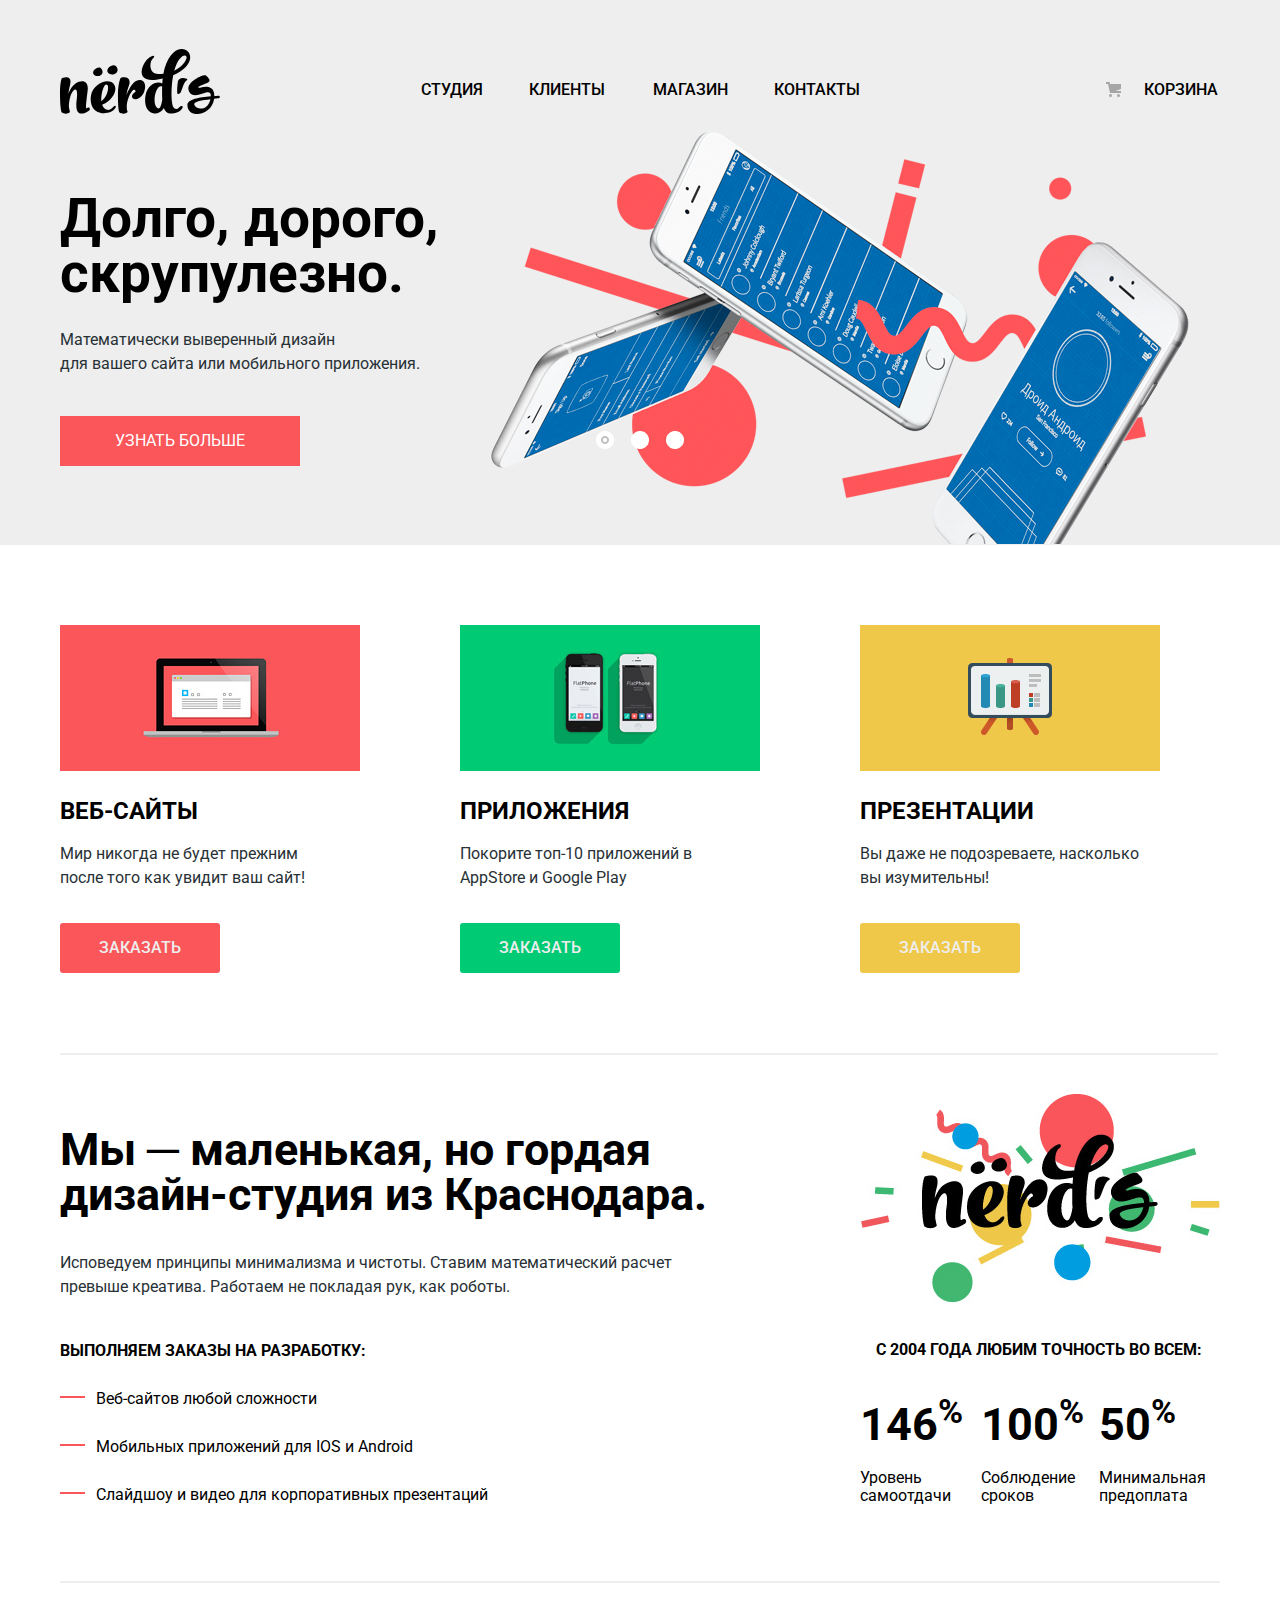
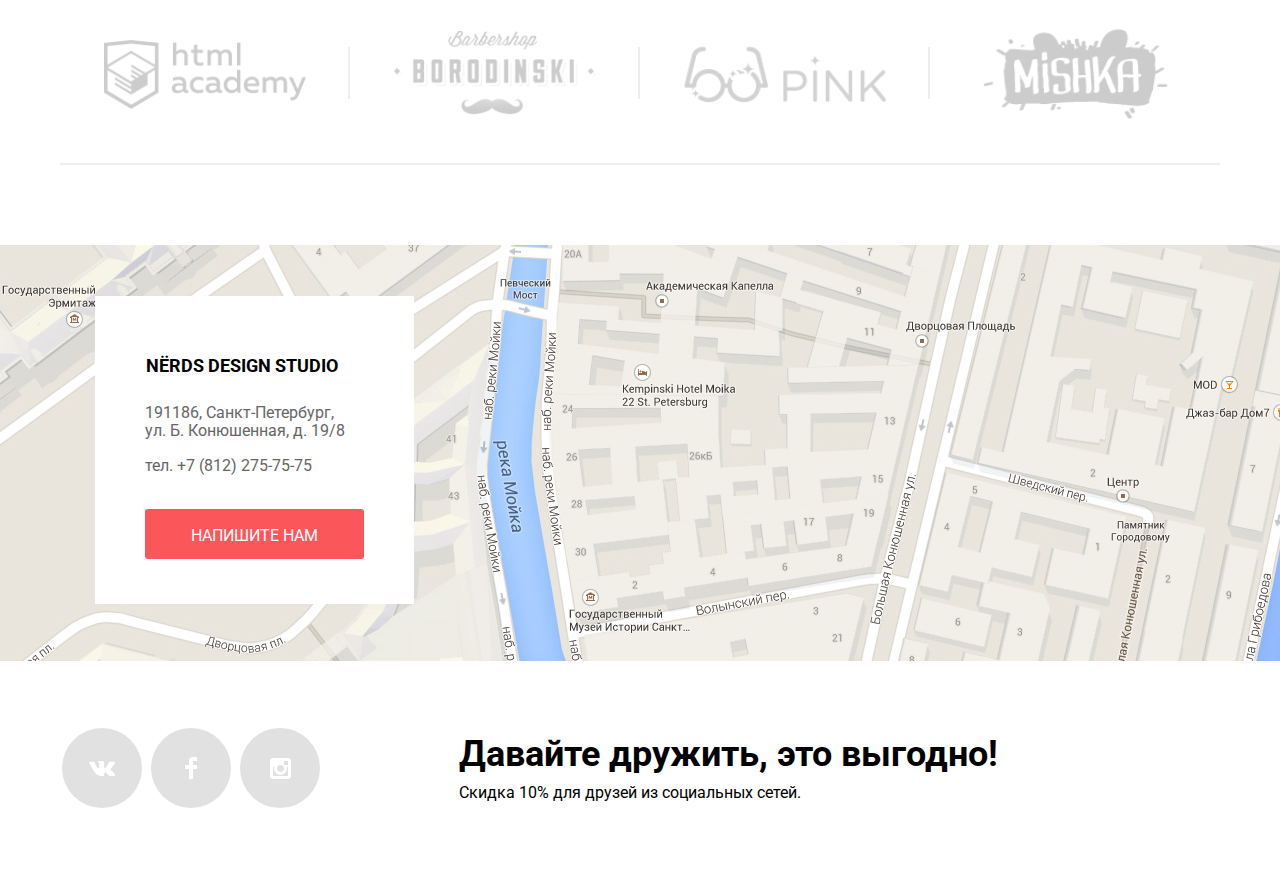
<file: index.html>
<!DOCTYPE html>
<html class="page" lang="ru">
  <head>
    <meta charset="utf-8">
    <title>HTML Academy: Нёрдс</title>
    <link href="https://fonts.googleapis.com/css2?family=Roboto:wght@400;500;700&display=swap" rel="stylesheet">
    <link href="css/normalize.css" rel="stylesheet">
    <link href="css/style.min.css" rel="stylesheet">
  </head>

  <body class="page-body">
    <header class="page-header">
      <div class="page-header__container">
        <nav class="main-nav">
          <a class="page-header__logo" href="index.html" aria-label="Переход на главную">
            <svg xmlns="http://www.w3.org/2000/svg" width="160" height="65" viewBox="0 0 160 65"><path d="M157.936 49.374c-1.235.161-2.523.271-3.757.377v.056c-2.415 17.364-26.188 20.231-26.779 6.599-.269-6.167 11.593-7.95 23.398-9.088.429-11.09-15.901 5.667-21.608-4.601-5.019-9.025 14.632-17.938 16.728-16.102 6.438 5.636 3.404 6.618-1.379 8.335-9.49 3.41-5.791 4.107-4.511 3.726 7.569-2.253 14.366-1.04 14.312 8.317 1.288-.107 2.522-.163 3.757-.271 2.306-.215 2.467 2.435-.161 2.652zm-7.514.756c-9.124 1.028-17.013 2.436-16.153 5.355 1.716 5.573 13.577 6.818 16.153-5.355zM117.678 44.918c-.682-.037-.703-6.038.112-11.688 1.005-6.951 11.935-3.357 9.093-1.906-2.975 1.52-4.429 8.718-6.266 12.087-.635 1.161-2.605 1.526-2.939 1.507zM42.105 21.002c2.376 4.866-4.937 8.171-8.292 4.521-1.398-1.555-.755-4.56 2.636-6.193 1.697-.836 4.073-1.596 5.656 1.672zM57.062 18.861c2.585 5.297-5.38 8.896-9.031 4.922-1.522-1.695-.823-4.963 2.873-6.742 1.846-.911 4.432-1.736 6.158 1.82zM28.883 61.666c-7.919 5.338-14.219 4.159-12.212-10.848 1.45-10.904-.948-11.521-3.122-9.442-2.845 2.697-4.628 9.723-4.684 16.412a50.98 50.98 0 0 0 1.004 4.776c.334 1.63-4.907 3.315-7.974 1.011C.837 62.79 0 54.865 0 44.131c0-8.824 1.171-14.895 2.23-15.175 8.029-2.191 9.312 1.348 7.583 7.981a47.637 47.637 0 0 0-1.395 7.924c1.673-4.664 4.071-8.485 6.803-10.173 7.416-4.664 13.605-2.473 12.434 6.801-2.007 16.58-2.174 18.827-.39 17.535 2.231-1.574 3.68 1.238 1.618 2.642zM54.982 59.59c-2.175 3.484-7.806 5.171-13.216 4.552-7.75-.843-12.545-7.756-10.705-18.097 2.008-11.185 18.065-18.322 23.196-10.341 3.735 5.789-2.175 16.017-11.597 19.783l-.502.168c1.951 5.171 6.579 7.476 11.039 2.36 2.119-2.36 3.624-1.348 1.785 1.575zm-13.605-7.418c5.855-4.159 7.806-13.32 6.189-15.905-1.728-2.697-5.074 1.517-6.245 11.746-.111 1.461-.111 2.865.056 4.159zM83.091 44.992c-1.597 2.507-3.903 4.384-5.966 5.059-2.398.73-5.185.056-5.185-2.698 0-1.011.892-3.372 3.624-4.721-.168-1.911-1.394-2.417-2.286-1.686-3.345 2.586-7.417 12.25-6.356 19.221.055.168.055.337.055.506.168.617.335 1.237.558 1.854.557 1.574-4.907 3.316-7.973.956-1.059-.788-1.617-6.97-1.617-17.704 0-8.824 1.951-16.636 3.011-16.917 6.412-1.743 10.147 1.292 8.14 7.249-1.171 3.373-2.23 6.801-2.843 10.399 2.453-6.688 6.523-12.872 9.812-14.501 5.856-2.923 10.092.956 8.867 7.813-.056.11-.112.393-.112.449-.056.562-.566 2.302-.39 1.741-.516 1.645-.892 2.277-1.339 2.98z"/><path d="M113.207 26.161a86.988 86.988 0 0 0-1.115 7.531c-1.059 10.06-.612 18.996.613 22.986.726 2.137 3.457 4.946 6.078 2.023 2.843-3.203 5.967-1.349 2.174 2.416-2.34 2.305-6.689 3.878-11.039 3.428-3.123-.393-5.018-2.415-6.134-5.505-.444.898-.947 1.685-1.56 2.302-2.119 2.193-4.685 3.43-7.974 3.092-6.637-.73-10.538-7.923-8.699-18.153 1.952-10.791 11.319-14.725 16.728-11.857.112-1.349.223-2.699.335-4.104.055-.281.055-.562.11-.843a96.962 96.962 0 0 1-4.962.956C73.787 34.423 82.04 14.864 87.894 9.75c6.636-5.733 7.36-1.855 5.297-.562-3.68 2.36-5.297 15.905 5.241 15.905 1.729 0 3.346-.112 4.962-.281C106.685 6.49 116.665-2.391 124.75.532c8.976 3.26 8.029 17.535-11.543 25.629zm-10.928 24.393c-.224-3.542-.224-7.532-.167-11.636 0-.506.056-1.011.056-1.461-3.346-1.518-6.635 3.653-7.473 10.792-.946 8.373 2.788 12.813 4.908 10.791 1.617-1.631 2.453-6.803 2.676-8.486zm24.086-43.165c-1.784-2.642-8.307.562-12.098 14.332 9.535-4.554 13.326-12.422 12.098-14.332z"/></svg>
          </a>
          <ul class="main-nav__list">
            <li class="main-nav__item">
              <a href="index.html" aria-label="Переход на главную">Студия</a>
            </li>
            <li class="main-nav__item">
              <a href="#" aria-label="Переход на страницу клиенты">Клиенты</a>
            </li>
            <li class="main-nav__item">
              <a href="catalog.html" aria-label="Переход на страницу магазин">Магазин</a>
            </li>
            <li class="main-nav__item">
              <a href="#" aria-label="Переход на страницу контакты">Контакты</a>
            </li>
          </ul>
          <ul class="main-nav__list user-list">
            <li class="user-list__item">
              <a href="#" aria-label="Моя корзина">Корзина</a>
            </li>
          </ul>
        </nav>
        <section class="slides">
          <ul class="slides__list">
            <li class="slides__item ">
              <h2 class="slides__title">Долго, дорого, скрупулезно.</h2>
              <p class="slides__text">Математически выверенный дизайн<br>для вашего сайта или мобильного приложения.</p>
              <div class="slides__banner"></div>
              <div class="slides__buttons"></div>
              <button class="slides__btn" type="button">Узнать больше</button>
            </li>
            <li class="slides__item slides__hidden">
              <h2 class="slides__title slides__title--other">Любим математику как никто другой</h2>
              <p class="slides__text slides__text--other">Никакого креатива, только математические формулы для расчета идеальных пропорций.</p>
              <div class="slides__picture"></div>
              <button class="slides__btn" type="button">Узнать больше</button>
            </li>
            <li class="slides__item slides__hidden">
              <h2 class="slides__title slides__title--new">Только ночь, только хардкор</h2>
              <p class="slides__text slides__text--new">Работать днем, как все? Мы против этого.<br> Ближе к полуночи работа только начинается.</p>
              <div class="slides__img"></div>
              <button class="slides__btn" type="button">Узнать больше</button>
            </li>
          </ul>
        </section>
      </div>
    </header>

    <main class="page-main">
      <div class="services">
        <h2 class="visually-hidden">Услуги</h2>
        <ul class="services__list">
          <li class="services__item">
            <img src="img/advantage-picture-red.jpg" width="300" height="146" alt="Веб-сайты">
            <h3 class="services__title">Веб-сайты</h3>
            <p class="services__text">
              Мир никогда не будет прежним после того как увидит ваш сайт!
            </p>
            <button class="services__btn services__btn--one" type="button" aria-label="Нажать на кнопку заказать">Заказать</button>
          </li>
          <li class="services__item">
            <img src="img/advantage-picture-green.jpg" width="300" height="146" alt="Приложения">
            <h3 class="services__title">Приложения</h3>
            <p class="services__text">
              Покорите топ-10 приложений в AppStore и Google Play
            </p>
            <button class="services__btn services__btn--two" type="button" aria-label="Нажать на кнопку заказать">Заказать</button>
          </li>
          <li class="services__item">
            <img src="img/advantage-picture-yellow.jpg" width="300" height="146" alt="Презентации">
            <h3 class="services__title">Презентации</h3>
            <p class="services__text">
              Вы даже не подозреваете, насколько вы изумительны!
            </p>
            <button class="services__btn services__btn--three" type="button" aria-label="Нажать на кнопку заказать">Заказать</button>
          </li>
        </ul>
      </div>
      <section class="description">
        <div class="description__wrapper">
            <h2 class="description__title">Мы ─ маленькая, но гордая дизайн-студия из Краснодара.</h2>
            <p class="description__text">Исповедуем принципы минимализма и чистоты. Ставим математический расчет превыше креатива. Работаем не покладая рук, как роботы.</p>
            <h3 class="description__header">Выполняем заказы на разработку:</h3>
            <ul class="description__list">
              <li class="description__item">
                <p>Веб-сайтов любой сложности</p>
              </li>
              <li class="description__item">
                <p>Мобильных приложений для IOS и Android</p>
              </li>
              <li class="description__item">
                <p>Слайдшоу и видео для корпоративных презентаций</p>
              </li>
            </ul>
        </div>
          <div class="showing">
            <div class="showing__wrapper">
              <img src="img/nerds-illustration-1.svg" width="360" height="208" alt="Нёрдс иллюстратор">
              <p class="showing__text">c 2004 года любим точность во всем:</p>
            </div>
            <div class="showing__wrapper-statistics">
              <div class="showing__statistics">
                <h3 class="showing__lead">Уровень самоотдачи</h3>
                <p class="showing__title">146<sup>%</sup></p>
              </div>
              <div class="showing__statistics">
                <h3 class="showing__lead">Соблюдение сроков</h3>
                <p class="showing__title">100<sup>%</sup></p>
              </div>
              <div class="showing__statistics">
                <h3 class="showing__lead">Минимальная предоплата</h3>
                <p class="showing__title">50<sup>%</sup></p>
              </div>
            </div>
          </div>
        </section>
      <section class="logos">
        <ul class="logos__list">
          <li class="logos__item">
            <a class="logos__item-htmlacademy" href="https://up.htmlacademy.ru/htmlcss/28" aria-label="Переход на профессиональную верстку сайтов"></a>
          </li>
          <li class="logos__item">
            <a class="logos__item-borodinski" href="https://up.htmlacademy.ru/htmlcss/28" aria-label="Переход на профессиональную верстку сайтов"></a>
          </li>
          <li class="logos__item">
            <a class="logos__item-pink" href="https://up.htmlacademy.ru/htmlcss/28" aria-label="Переход на профессиональную верстку сайтов"></a>
          </li>
          <li class="logos__item">
            <a class="logos__item-mishka" href="https://up.htmlacademy.ru/htmlcss/28" aria-label="Переход на профессиональную верстку сайтов"></a>
          </li>
        </ul>
      </section>
      <div class="map">
        <iframe src="https://www.google.com/maps/embed?pb=!1m18!1m12!1m3!1d1998.6037999040354!2d30.322010416394033!3d59.938716271971415!2m3!1f0!2f0!3f0!3m2!1i1024!2i768!4f13.1!3m3!1m2!1s0x4696310fca5ba729%3A0xea9c53d4493c879f!2sBolshaya+Konyushennaya+ul.%2C+19%2C+Sankt-Peterburg%2C+Russia%2C+191186!5e0!3m2!1sen!2s!4v1441888483426" width="766" height="560" allowfullscreen></iframe>
          <div class="popup">
            <h3 class="popup__title">NЁRDS DESIGN STUDIO</h3>
            <address class="popup__address">
              191186, Санкт-Петербург, ул. Б. Конюшенная, д. 19/8 <br>
              <a href="tel:+78122757575" aria-label="Позвонить по этому номеру">тел. +7 (812) 275-75-75</a>
            </address>
            <button class="popup__btn" type="button" aria-label="Нажать на кнопку напишите нам">Напишите нам</button>
          </div>
          <div class="a-popup a-popup__show">
              <form class="a-popup__form" action="https://echo.htmlacademy.ru/">
                <h2 class="a-popup__title">Напишите нам</h2>
                <button class="a-popup__close-cross" aria-label="Нажать на кнопку закрыть"></button>
                <div class="a-popup__wrapper">
                  <label class="a-popup__label">Ваше имя:
                    <input type="text" name="name" placeholder="Имя Фамилия" required>
                  </label>
                  <label class="a-popup__label">Ваш e-mail:
                    <input type="email" name="email" placeholder="email@example.com" id="email" required>
                  </label>
                </div>
                <label class="a-popup__comment">Текст письма:
                  <textarea name="comment" placeholder="В свободной форме"></textarea>
                </label>
                <button class="a-popup__btn" type="submit" aria-label="Нажать на кнопку отправить">Отправить</button>
              </form>
          </div>
      </div>

    </main>

    <footer class="page-footer">
      <ul class="socials__list">
        <li class="socials__item">
          <a class="socials__link" href="https://vk.com/" aria-label="Перейти на сайт Вконтакте">
            <span class="visually-hidden">Вконтакте</span>
            <svg xmlns="http://www.w3.org/2000/svg" width="26" height="15" viewBox="0 0 26 15"><path fill="#FFF" d="M16.138 11.51c.956-.309 2.18 2.04 3.483 2.939.978.681 1.727.534 1.727.534l3.473-.05s1.815-.112.957-1.554c-.071-.12-.503-1.069-2.585-3.022-2.177-2.043-1.882-1.712.739-5.244 1.597-2.153 2.236-3.468 2.036-4.028-.192-.539-1.365-.399-1.365-.399L20.69.713c-.381.001-.704.119-.851.515-.003.004-.621 1.666-1.445 3.079-1.741 2.989-2.436 3.148-2.724 2.961-.661-.433-.494-1.737-.494-2.664 0-2.897.432-4.105-.846-4.417-.427-.104-.739-.172-1.828-.182-1.392-.021-2.574 0-3.244.329-.445.223-.786.712-.579.74.26.035.843.16 1.155.586.401.552.389 1.789.389 1.789s.229 3.411-.54 3.834c-.528.29-1.25-.302-2.803-3.016-.793-1.388-1.392-2.922-1.392-2.922s-.116-.285-.326-.441c-.25-.185-.6-.244-.6-.244L.848.684S.29.7.085.946c-.182.218-.015.668-.015.668s2.909 6.881 6.203 10.347c3.02 3.182 6.452 2.971 6.452 2.971h1.555s.469-.054.709-.312c.224-.24.214-.691.214-.691s-.031-2.109.935-2.419z"/></svg>
          </a>
        </li>
        <li class="socials__item">
          <a class="socials__link" href="https://ru-ru.facebook.com/" aria-label="Перейти на сайт Фейсбук">
            <span class="visually-hidden">Фейсбук</span>
            <svg xmlns="http://www.w3.org/2000/svg" width="12" height="22" viewBox="0 0 12 22"><path fill="#FFF" d="M12 4V0H8a4 4 0 0 0-4 4v4H0v4h4v10h4V12h4V8H8V4h4z"/></svg>
          </a>
        </li>
        <li class="socials__item">
          <a class="socials__link" href="https://www.instagram.com/" aria-label="Перейти на сайт Инстаграм">
            <span class="visually-hidden">Инстаграм</span>
            <svg xmlns="http://www.w3.org/2000/svg" width="21" height="21" viewBox="0 0 21 21"><path fill="#FFF" d="M18 0H3C1.35 0 0 1.35 0 3v15c0 1.65 1.35 3 3 3h15c1.65 0 3-1.35 3-3V3c0-1.65-1.35-3-3-3zm-7.5 7c1.93 0 3.5 1.57 3.5 3.5S12.43 14 10.5 14 7 12.43 7 10.5 8.57 7 10.5 7zM18 18H3V9h1.181A6.504 6.504 0 0 0 4 10.5a6.5 6.5 0 1 0 13 0 6.45 6.45 0 0 0-.181-1.5H18v9zm0-11h-4V3h4v4z"/></svg>
          </a>
        </li>
      </ul>
      <div class="footer__article">
        <h2 class="footer__title">Давайте дружить, это выгодно!</h2>
        <p class="footer__text">
          Скидка 10% для друзей из социальных сетей.
        </p>
      </div>
    </footer>

    <script src="/js/login.js"></script>

  </body>
</html>
</file>
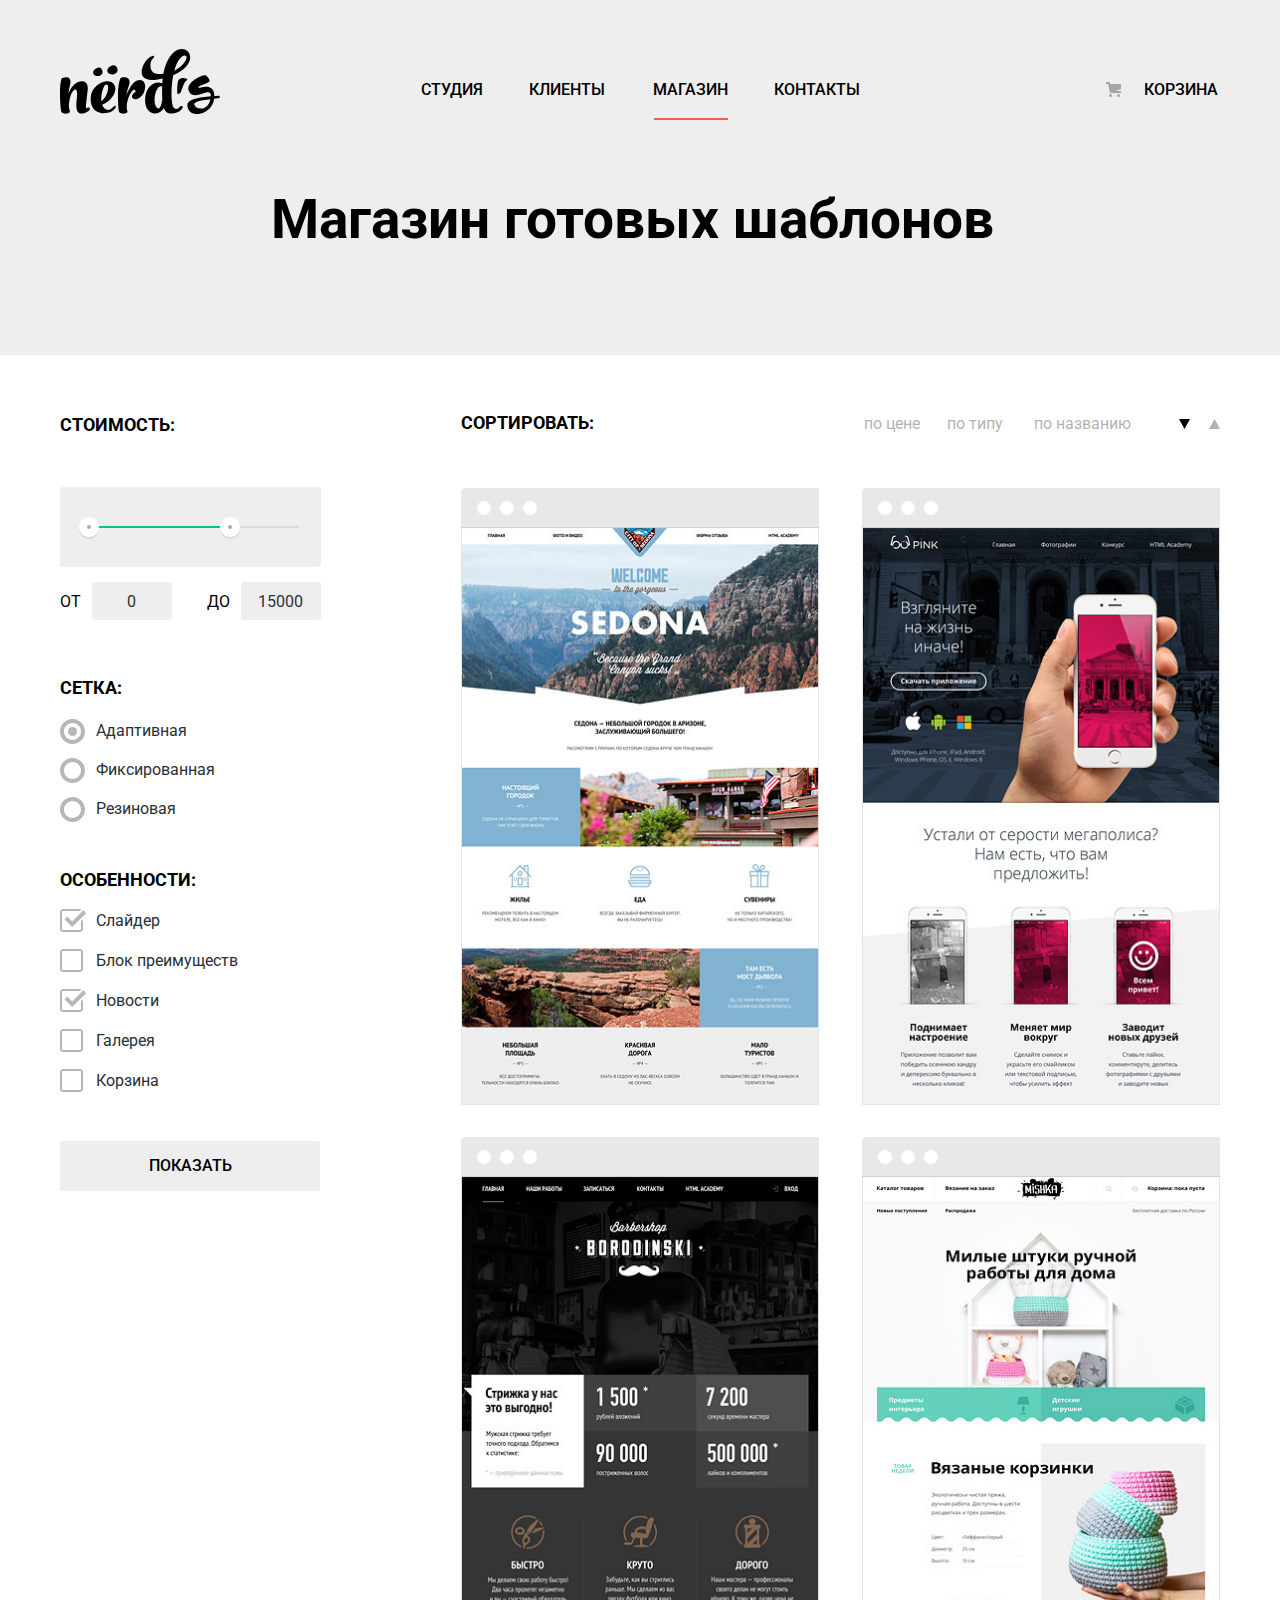
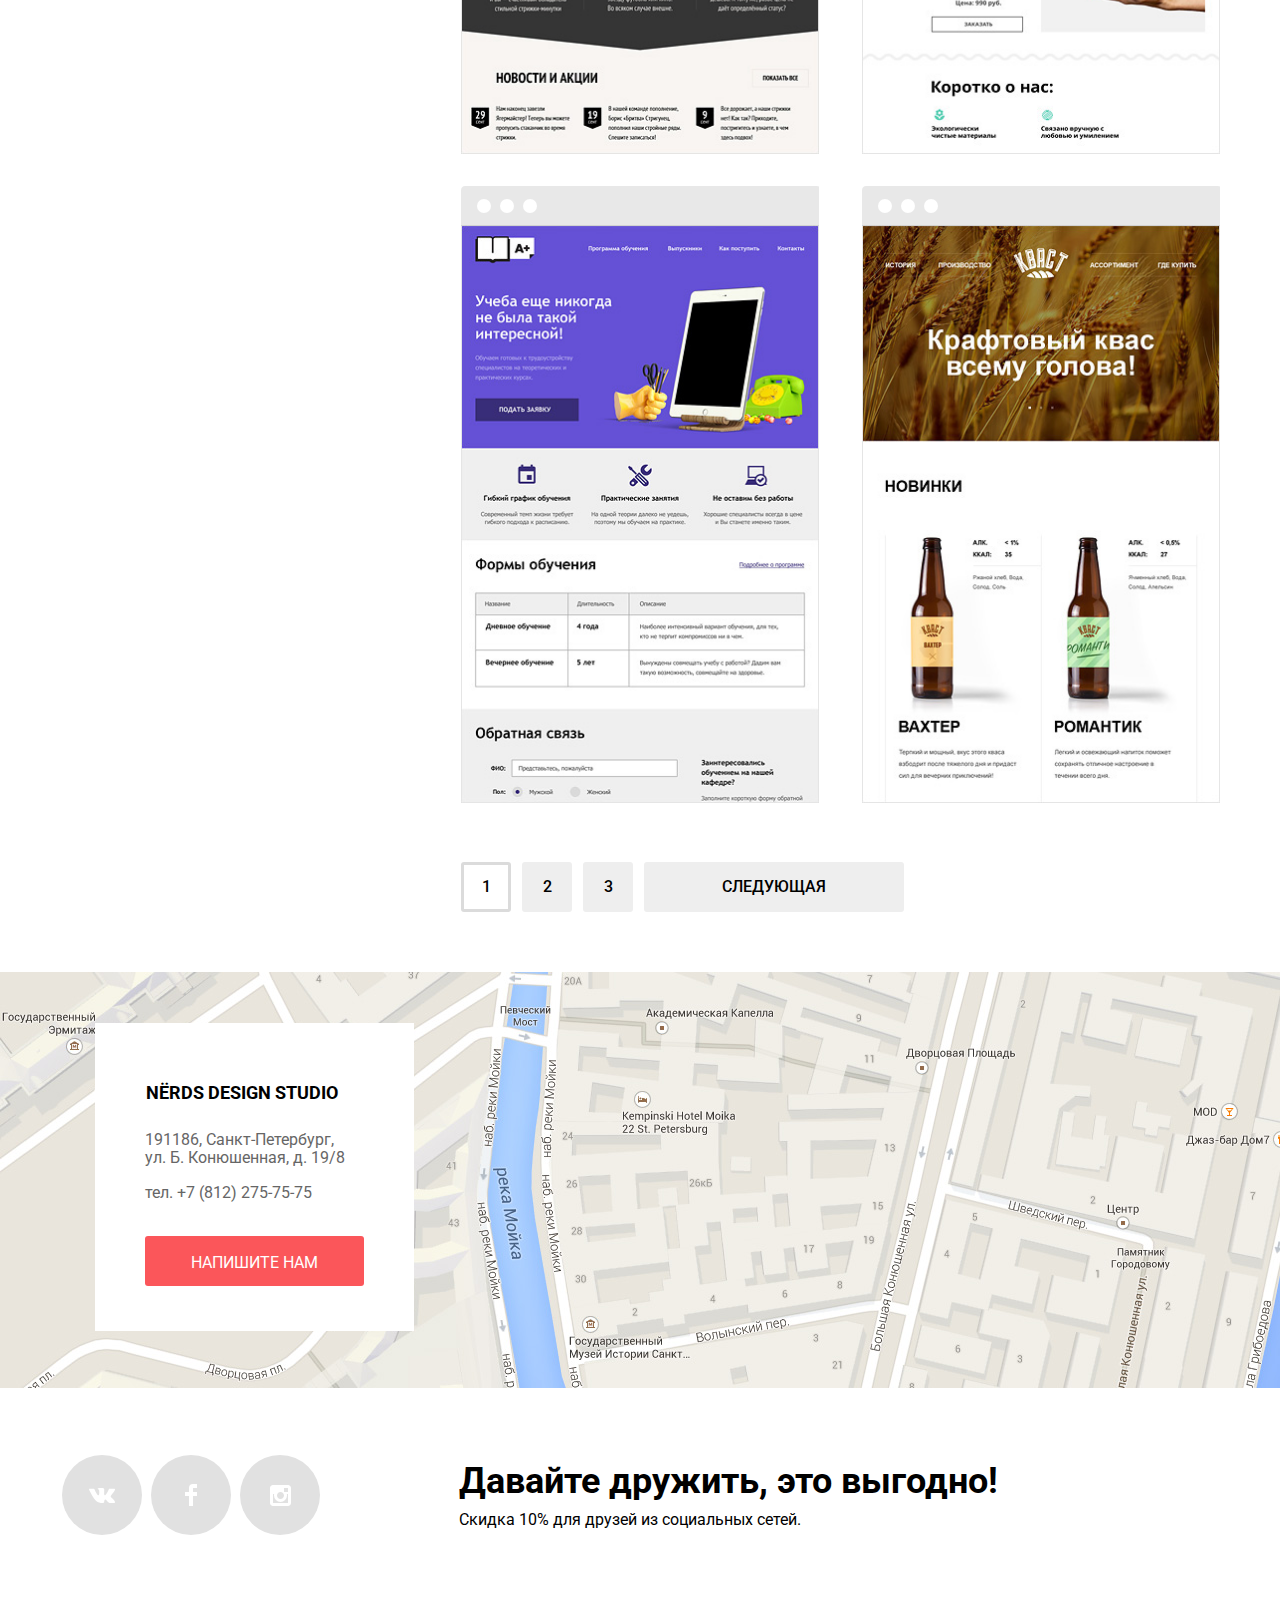
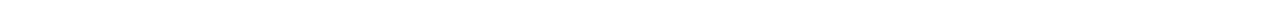
<file: catalog.html>
<!DOCTYPE html>
<html class="page" lang="ru">
  <head>
    <meta charset="utf-8">
    <title>HTML Academy: Нёрдс</title>
    <link href="https://fonts.googleapis.com/css2?family=Roboto:wght@400;500;700&display=swap" rel="stylesheet">
    <link href="css/normalize.css" rel="stylesheet">
    <link href="css/style.min.css" rel="stylesheet">
  </head>

  <body class="page-body">
    <header class="page-header page-header__wrapper">
      <div class="page-header__container">
        <nav class="main-nav">
          <a class="page-header__logo" href="index.html" aria-label="Переход на главную">
            <svg xmlns="http://www.w3.org/2000/svg" width="160" height="65" viewBox="0 0 160 65"><path d="M157.936 49.374c-1.235.161-2.523.271-3.757.377v.056c-2.415 17.364-26.188 20.231-26.779 6.599-.269-6.167 11.593-7.95 23.398-9.088.429-11.09-15.901 5.667-21.608-4.601-5.019-9.025 14.632-17.938 16.728-16.102 6.438 5.636 3.404 6.618-1.379 8.335-9.49 3.41-5.791 4.107-4.511 3.726 7.569-2.253 14.366-1.04 14.312 8.317 1.288-.107 2.522-.163 3.757-.271 2.306-.215 2.467 2.435-.161 2.652zm-7.514.756c-9.124 1.028-17.013 2.436-16.153 5.355 1.716 5.573 13.577 6.818 16.153-5.355zM117.678 44.918c-.682-.037-.703-6.038.112-11.688 1.005-6.951 11.935-3.357 9.093-1.906-2.975 1.52-4.429 8.718-6.266 12.087-.635 1.161-2.605 1.526-2.939 1.507zM42.105 21.002c2.376 4.866-4.937 8.171-8.292 4.521-1.398-1.555-.755-4.56 2.636-6.193 1.697-.836 4.073-1.596 5.656 1.672zM57.062 18.861c2.585 5.297-5.38 8.896-9.031 4.922-1.522-1.695-.823-4.963 2.873-6.742 1.846-.911 4.432-1.736 6.158 1.82zM28.883 61.666c-7.919 5.338-14.219 4.159-12.212-10.848 1.45-10.904-.948-11.521-3.122-9.442-2.845 2.697-4.628 9.723-4.684 16.412a50.98 50.98 0 0 0 1.004 4.776c.334 1.63-4.907 3.315-7.974 1.011C.837 62.79 0 54.865 0 44.131c0-8.824 1.171-14.895 2.23-15.175 8.029-2.191 9.312 1.348 7.583 7.981a47.637 47.637 0 0 0-1.395 7.924c1.673-4.664 4.071-8.485 6.803-10.173 7.416-4.664 13.605-2.473 12.434 6.801-2.007 16.58-2.174 18.827-.39 17.535 2.231-1.574 3.68 1.238 1.618 2.642zM54.982 59.59c-2.175 3.484-7.806 5.171-13.216 4.552-7.75-.843-12.545-7.756-10.705-18.097 2.008-11.185 18.065-18.322 23.196-10.341 3.735 5.789-2.175 16.017-11.597 19.783l-.502.168c1.951 5.171 6.579 7.476 11.039 2.36 2.119-2.36 3.624-1.348 1.785 1.575zm-13.605-7.418c5.855-4.159 7.806-13.32 6.189-15.905-1.728-2.697-5.074 1.517-6.245 11.746-.111 1.461-.111 2.865.056 4.159zM83.091 44.992c-1.597 2.507-3.903 4.384-5.966 5.059-2.398.73-5.185.056-5.185-2.698 0-1.011.892-3.372 3.624-4.721-.168-1.911-1.394-2.417-2.286-1.686-3.345 2.586-7.417 12.25-6.356 19.221.055.168.055.337.055.506.168.617.335 1.237.558 1.854.557 1.574-4.907 3.316-7.973.956-1.059-.788-1.617-6.97-1.617-17.704 0-8.824 1.951-16.636 3.011-16.917 6.412-1.743 10.147 1.292 8.14 7.249-1.171 3.373-2.23 6.801-2.843 10.399 2.453-6.688 6.523-12.872 9.812-14.501 5.856-2.923 10.092.956 8.867 7.813-.056.11-.112.393-.112.449-.056.562-.566 2.302-.39 1.741-.516 1.645-.892 2.277-1.339 2.98z"/><path d="M113.207 26.161a86.988 86.988 0 0 0-1.115 7.531c-1.059 10.06-.612 18.996.613 22.986.726 2.137 3.457 4.946 6.078 2.023 2.843-3.203 5.967-1.349 2.174 2.416-2.34 2.305-6.689 3.878-11.039 3.428-3.123-.393-5.018-2.415-6.134-5.505-.444.898-.947 1.685-1.56 2.302-2.119 2.193-4.685 3.43-7.974 3.092-6.637-.73-10.538-7.923-8.699-18.153 1.952-10.791 11.319-14.725 16.728-11.857.112-1.349.223-2.699.335-4.104.055-.281.055-.562.11-.843a96.962 96.962 0 0 1-4.962.956C73.787 34.423 82.04 14.864 87.894 9.75c6.636-5.733 7.36-1.855 5.297-.562-3.68 2.36-5.297 15.905 5.241 15.905 1.729 0 3.346-.112 4.962-.281C106.685 6.49 116.665-2.391 124.75.532c8.976 3.26 8.029 17.535-11.543 25.629zm-10.928 24.393c-.224-3.542-.224-7.532-.167-11.636 0-.506.056-1.011.056-1.461-3.346-1.518-6.635 3.653-7.473 10.792-.946 8.373 2.788 12.813 4.908 10.791 1.617-1.631 2.453-6.803 2.676-8.486zm24.086-43.165c-1.784-2.642-8.307.562-12.098 14.332 9.535-4.554 13.326-12.422 12.098-14.332z"/></svg>
          </a>
          <ul class="main-nav__list">
            <li class="main-nav__item">
              <a href="index.html" aria-label="Переход на главную">Студия</a>
            </li>
            <li class="main-nav__item">
              <a href="#" aria-label="Переход на страницу клиенты">Клиенты</a>
            </li>
            <li class="main-nav__item main-nav__item--active">
              <a href="catalog.html" aria-label="Переход на страницу магазин">Магазин</a>
            </li>
            <li class="main-nav__item">
              <a href="#" aria-label="Переход на страницу контакты">Контакты</a>
            </li>
          </ul>
          <ul class="main-nav__list user-list">
            <li class="user-list__item">
              <a href="#" aria-label="Моя корзина">Корзина</a>
            </li>
          </ul>
        </nav>
        <h1 class="page-header__title">Магазин готовых шаблонов</h1>
      </div>
    </header>

    <main class="page-catalog">
      <div class="page-catalog__container">
        <aside class="search-form__aside">
          <form class="search-form" action="https://echo.htmlacademy.ru/">
            <div class="filter__wrapper">
              <h3 class="filter__title">Стоимость:</h3>
              <div class="filter__range">
                <div class="filter__range-controls">
                  <div class="filter__scale">
                    <div class="filter__bar"></div>
                  </div>
                  <div class="filter__toggle toggle-min"></div>
                  <div class="filter__toggle toggle-max"></div>
                </div>

              <div class="filter__price-controls">
                <label class="filter__min-price"> от
                  <input type="number" name="min-price" value="0">
                </label>
                <label class="filter__max-price"> до
                  <input type="number" name="max-price" value="15000">
                </label>
              </div>
              </div>
            </div>

            <div class="radio">
              <h3 class="radio__title">Сетка:</h3>
                <input class="radio__input" name="grid" type="radio" value="adaptive" checked="checked" id="adaptive">
                <label class="radio__inner" for="adaptive">Адаптивная</label>
                <input class="radio__input" name="grid" type="radio" value="fixed" id="fixed">
                <label class="radio__inner" for="fixed">Фиксированная</label>
                <input class="radio__input" name="grid" type="radio" value="rubber" id="rubber">
                <label class="radio__inner" for="rubber">Резиновая</label>
            </div>

            <div class="checkbox">
              <h3 class="checkbox__title">Особенности:</h3>
              <input class="checkbox__input" type="checkbox" name="slider" checked="checked" id="slider">
              <label class="checkbox__inner" for="slider">Слайдер</label>
              <input class="checkbox__input" type="checkbox" name="advantages" id="advantages">
              <label class="checkbox__inner" for="advantages">Блок преимуществ</label>
              <input class="checkbox__input" type="checkbox" name="news" checked="checked" id="news">
              <label class="checkbox__inner" for="news">Новости</label>
              <input class="checkbox__input" type="checkbox" name="gallery" id="gallery">
              <label class="checkbox__inner" for="gallery">Галерея</label>
              <input class="checkbox__input" type="checkbox" name="basket" id="basket">
              <label class="checkbox__inner" for="basket">Корзина</label>
            </div>

            <button class="search-form__btn" type="submit" aria-label="Кнопка показать">Показать</button>
          </form>
        </aside>

        <section class="gallery">
          <h2 class="visually-hidden">Фотогалерея</h2>
          <div class="sorting">
            <h3 class="sorting__title">Сортировать:</h3>
            <ul class="sorting__list">
              <li class="sorting__item">
                <button class="sorting__btn sorting__btn--active" type="button" aria-label="Кнопка по цене">по цене</button>
              </li>
              <li class="sorting__item">
                <button class="sorting__btn" type="button" aria-label="Кнопка по типу">по типу</button>
              </li>
              <li class="sorting__item">
                <button class="sorting__btn" type="button" aria-label="Кнопка по названию">по названию</button>
              </li>
              <li class="sorting__item">
                <button class="sorting__btn--down" type="button" aria-label="Кнопка стрелка вниз">
                  <svg xmlns="http://www.w3.org/2000/svg" width="11" height="10" viewBox="0 0 11 10"><path d="M5.5 10L0 0h11"/></svg>
                </button>
                <button class="sorting__btn" type="button" aria-label="Кнопка стрелка вверх">
                  <svg xmlns="http://www.w3.org/2000/svg" width="11" height="10" viewBox="0 0 11 10"><path d="M5.5 0L0 10h11z"/></svg>
                </button>
              </li>
            </ul>
          </div>
          <ul class="gallery__catalog">
            <li class="gallery__item gallery__sedona">
              <div class="gallery__browser"></div>
              <img src="img/img-sedona-jpg.jpg" width="358" height="578" alt="Сайт Седона">
              <div class="popup-wrapper">
                <a class="popup-wrapper__title" href="#" aria-label="Показать карточку товара">Sedona</a>
                <p class="popup-wrapper__text">
                  Информационный сайт для туристов
                </p>
                <button class="popup-wrapper__btn" type="button">9 900 ₽</button>
              </div>
            </li>
            <li class="gallery__item gallery__pink">
              <div class="gallery__browser"></div>
              <img src="img/img-pink-jpg.jpg" width="358" height="578" alt="Сайт Пинк">
              <div class="popup-wrapper">
                <a class="popup-wrapper__title" href="#" aria-label="Показать карточку товара">Pink</a>
                <p class="popup-wrapper__text">
                  Сайт фотоприложения для раскрашивания серых будней
                </p>
                <button class="popup-wrapper__btn" type="button">9 900 ₽</button>
              </div>
            </li>
            <li class="gallery__item gallery__barbershop">
              <div class="gallery__browser"></div>
              <img src="img/img-barbershop-jpg.jpg" width="358" height="578" alt="Сайт Барбершоп">
              <div class="popup-wrapper">
                <a class="popup-wrapper__title" href="#" aria-label="Показать карточку товара">Barbershop</a>
                <p class="popup-wrapper__text">
                  Подстричься только у нас!
                </p>
                <button class="popup-wrapper__btn" type="button">9 900 ₽</button>
              </div>
            </li>
            <li class="gallery__item gallery__mishka">
              <div class="gallery__browser"></div>
              <img src="img/img-mishka-jpg.jpg" width="358" height="578" alt="Сайт Мишка">
              <div class="popup-wrapper">
                <a class="popup-wrapper__title" href="#" aria-label="Показать карточку товара">Mishka</a>
                <p class="popup-wrapper__text">
                  Интернет-магазин игрушек ручной работы
                </p>
                <button class="popup-wrapper__btn" type="button">9 900 ₽</button>
              </div>
            </li>
            <li class="gallery__item gallery__aplus">
              <div class="gallery__browser"></div>
              <img src="img/img-aplus-jpg.jpg" width="358" height="578" alt="Сайт Аплус">
              <div class="popup-wrapper">
                <a class="popup-wrapper__title" href="#" aria-label="Показать карточку товара">Alpus</a>
                <p class="popup-wrapper__text">
                  Сайт для обучения
                </p>
                <button class="popup-wrapper__btn" type="button">9 900 ₽</button>
              </div>
            </li>
            <li class="gallery__item gallery__kvast">
              <div class="gallery__browser"></div>
              <img src="img/img-kvast-jpg.jpg" width="358" height="578" alt="Сайт Квас">
              <div class="popup-wrapper">
                <a class="popup-wrapper__title" href="#" aria-label="Показать карточку товара">Kvast</a>
                <p class="popup-wrapper__text">
                  Интернет-магазин крафтового кваса
                </p>
                <button class="popup-wrapper__btn" type="button">9 900 ₽</button>
              </div>
            </li>
          </ul>
          <div class="page-btn">
            <ul class="page-btn__list">
              <li class="page-btn__item page-btn__item--active">
                <a href="#" aria-label="Первая страница каталога">1</a>
              </li>
              <li class="page-btn__item">
                <a href="#" aria-label="Вторая страница каталога">2</a>
              </li>
              <li class="page-btn__item">
                <a href="#" aria-label="Третья страница каталога">3</a>
              </li>
              <li class="page-btn__item page-btn__item--next">
                <a href="#" aria-label="Следующая страница каталога">Следующая</a>
              </li>
            </ul>
          </div>
        </section>
      </div>

      <div class="map">
        <iframe src="https://www.google.com/maps/embed?pb=!1m18!1m12!1m3!1d1998.6037999040354!2d30.322010416394033!3d59.938716271971415!2m3!1f0!2f0!3f0!3m2!1i1024!2i768!4f13.1!3m3!1m2!1s0x4696310fca5ba729%3A0xea9c53d4493c879f!2sBolshaya+Konyushennaya+ul.%2C+19%2C+Sankt-Peterburg%2C+Russia%2C+191186!5e0!3m2!1sen!2s!4v1441888483426" width="766" height="560" allowfullscreen></iframe>
          <div class="popup">
            <h3 class="popup__title">NЁRDS DESIGN STUDIO</h3>
            <address class="popup__address">
              191186, Санкт-Петербург, ул. Б. Конюшенная, д. 19/8 <br>
              <a href="tel:+78122757575" aria-label="Позвонить по этому номеру">тел. +7 (812) 275-75-75</a>
            </address>
            <button class="popup__btn" type="button" aria-label="Нажать на кнопку напишите нам">Напишите нам</button>
          </div>
          <div class="a-popup a-popup__show">
              <form class="a-popup__form" action="https://echo.htmlacademy.ru/">
                <h2 class="a-popup__title">Напишите нам</h2>
                <button class="a-popup__close-cross" aria-label="Нажать на кнопку закрыть"></button>
                <div class="a-popup__wrapper">
                  <label class="a-popup__label">Ваше имя:
                    <input type="text" name="name" placeholder="Имя Фамилия" required>
                  </label>
                  <label class="a-popup__label">Ваш e-mail:
                    <input type="email" name="email" placeholder="email@example.com" id="email" required>
                  </label>
                </div>
                <label class="a-popup__comment">Текст письма:
                  <textarea name="comment" placeholder="В свободной форме"></textarea>
                </label>
                <button class="a-popup__btn" type="submit" aria-label="Нажать на кнопку отправить">Отправить</button>
              </form>
          </div>
      </div>
    </main>

    <footer class="page-footer">
      <ul class="socials__list">
        <li class="socials__item">
          <a class="socials__link" href="https://vk.com/" aria-label="Перейти на сайт Вконтакте">
            <span class="visually-hidden">Вконтакте</span>
            <svg xmlns="http://www.w3.org/2000/svg" width="26" height="15" viewBox="0 0 26 15"><path fill="#FFF" d="M16.138 11.51c.956-.309 2.18 2.04 3.483 2.939.978.681 1.727.534 1.727.534l3.473-.05s1.815-.112.957-1.554c-.071-.12-.503-1.069-2.585-3.022-2.177-2.043-1.882-1.712.739-5.244 1.597-2.153 2.236-3.468 2.036-4.028-.192-.539-1.365-.399-1.365-.399L20.69.713c-.381.001-.704.119-.851.515-.003.004-.621 1.666-1.445 3.079-1.741 2.989-2.436 3.148-2.724 2.961-.661-.433-.494-1.737-.494-2.664 0-2.897.432-4.105-.846-4.417-.427-.104-.739-.172-1.828-.182-1.392-.021-2.574 0-3.244.329-.445.223-.786.712-.579.74.26.035.843.16 1.155.586.401.552.389 1.789.389 1.789s.229 3.411-.54 3.834c-.528.29-1.25-.302-2.803-3.016-.793-1.388-1.392-2.922-1.392-2.922s-.116-.285-.326-.441c-.25-.185-.6-.244-.6-.244L.848.684S.29.7.085.946c-.182.218-.015.668-.015.668s2.909 6.881 6.203 10.347c3.02 3.182 6.452 2.971 6.452 2.971h1.555s.469-.054.709-.312c.224-.24.214-.691.214-.691s-.031-2.109.935-2.419z"/></svg>
          </a>
        </li>
        <li class="socials__item">
          <a class="socials__link" href="https://ru-ru.facebook.com/" aria-label="Перейти на сайт Фейсбук">
            <span class="visually-hidden">Фейсбук</span>
            <svg xmlns="http://www.w3.org/2000/svg" width="12" height="22" viewBox="0 0 12 22"><path fill="#FFF" d="M12 4V0H8a4 4 0 0 0-4 4v4H0v4h4v10h4V12h4V8H8V4h4z"/></svg>
          </a>
        </li>
        <li class="socials__item">
          <a class="socials__link" href="https://www.instagram.com/" aria-label="Перейти на сайт Инстаграм">
            <span class="visually-hidden">Инстаграм</span>
            <svg xmlns="http://www.w3.org/2000/svg" width="21" height="21" viewBox="0 0 21 21"><path fill="#FFF" d="M18 0H3C1.35 0 0 1.35 0 3v15c0 1.65 1.35 3 3 3h15c1.65 0 3-1.35 3-3V3c0-1.65-1.35-3-3-3zm-7.5 7c1.93 0 3.5 1.57 3.5 3.5S12.43 14 10.5 14 7 12.43 7 10.5 8.57 7 10.5 7zM18 18H3V9h1.181A6.504 6.504 0 0 0 4 10.5a6.5 6.5 0 1 0 13 0 6.45 6.45 0 0 0-.181-1.5H18v9zm0-11h-4V3h4v4z"/></svg>
          </a>
        </li>
      </ul>
      <div class="footer__article">
        <h2 class="footer__title">Давайте дружить, это выгодно!</h2>
        <p class="footer__text">
          Скидка 10% для друзей из социальных сетей.
        </p>
      </div>
    </footer>

    <script src="/js/login.js"></script>

  </body>
</html>
</file>
<file: css/style.min.css>
:root{--basic-gray:#eee;--basic-black:#000;--basic-dark:#283136;--basic-red:#FB565A;--basic-white:#fff;--basic-green:#00CA74;--basic-yellow:#EFC849;--basic-light-gray:#e1e1e1;--basic-red-circle:#e74246;--basic-red-active:#d7373b;--basic-btn-red-hover:#E74246;--basic-btn-green-hover:#00bC6C;--basic-btn-green-active:#00aa62;--basic-btn-yellow-hover:#EAB534;--basic-btn-yellow-active:#E5A722;--basic-logo-nerds:#A6A6A6;--basic-gray-popup:#666;--basic-black-dir:#231F20;--basic-btn-gray:#DFDFDF;--basic-btn-active:#D5D5D5;--basic-page-btn:#eee;--basic-silver-two:#d7dcde;--basic-silver:#b4b9bb;--basic-gray-input:#444;--basic-gray-btn-active:#DBDBDB}body{font-family:"Roboto","Arial",sans-serif;font-size:16px;text-transform:uppercase;margin:0 auto;line-height:24px}a{text-decoration:none}.visually-hidden{position:absolute;width:1px;height:1px;margin:-1px;border:0;padding:0;clip:rect(0 0 0 0);overflow:hidden}.page{height:100%;margin:0 auto}.page-body{min-height:100%;display:grid;grid-template-rows:min-content 1fr min-content;align-content:start;min-width:1200px}.page-header__container{width:1160px;margin:0 auto}.page-header{background-color:var(--basic-gray);min-height:545px}.page-header__wrapper{min-height:355px}.page-header__title{font-size:55px;line-height:55px;text-transform:none;margin-top:71px;text-align:center;padding-right:16px}.page-header__logo:active path,.page-header__logo:focus path{fill:var(--basic-logo-nerds)}.page-catalog__container{display:grid;width:1160px;grid-template-columns:261px 1fr;align-content:start;margin:0 auto;column-gap:140px}.slides__banner{background-image:url(../img/slide-picture.png);background-repeat:no-repeat;position:absolute;width:698px;height:413px;right:31px;top:-60px}.slides__picture{background-image:url(../img/slide-picture-1.png);background-repeat:no-repeat;position:absolute;width:663px;height:430px;top:-76px;right:3px}.slides__img{background-image:url(../img/slide-picture-2.png);background-repeat:no-repeat;position:absolute;width:759px;height:411px;top:-57px;right:4px}.slides__buttons{background-image:url(../img/group1.png);background-repeat:no-repeat;position:absolute;width:88px;height:18px;top:240px;left:536px}.slides__list{list-style:none;padding:0;position:relative}.slides__item{min-width:519px;box-sizing:border-box}.slides__hidden{display:none}.slides__title{font-size:55px;line-height:55px;text-transform:none;width:379px;margin-top:70px;margin-bottom:0}.slides__title--other{width:517px}.slides__text{text-transform:none;font:16px;line-height:24px;color:var(--basic-dark);width:362px;margin-bottom:40px;margin-top:27px}.slides__text--other{margin-top:39px;width:409px;margin-bottom:28px}.slides__title--new{width:408px;margin-bottom:39px}.slides__text--new{margin-bottom:28px}.slides__btn{width:240px;height:50px;background-color:var(--basic-red);border:0;color:var(--basic-white);text-transform:uppercase;line-height:18px;cursor:pointer;outline:0}.slides__btn:hover,.slides__btn:focus{background-color:var(--basic-red-circle)}.slides__btn:active{background-color:var(--basic-red-active);box-shadow:inset 0 3px 0 rgba(0,1,1,0.1);color:rgba(240,210,210,0.5)}.main-nav{display:flex;padding-top:49px}.main-nav__list{list-style:none;position:relative;display:flex;margin-top:26px;flex-wrap:wrap;text-align:center;padding:0;margin-left:177px}.main-nav__item:nth-child(2n+1){padding-right:23px;padding-left:24px}.main-nav__item:nth-child(2n+2){padding-right:24px;padding-left:23px}.main-nav__item a{color:var(--basic-black);font-weight:500;line-height:30px}.user-list{padding:0;margin-left:260px}.user-list__item a{color:var(--basic-black);font-weight:500;line-height:30px}.main-nav__item a:hover,.main-nav__item a:focus,.user-list__item a:hover,.user-list__item a:focus{color:var(--basic-red)}.main-nav__item a:active,.user-list__item a:active{color:var(--basic-black);opacity:.3}.main-nav__item--active::before{content:"";position:absolute;width:74px;height:2px;background-color:var(--basic-red);top:43px;left:257px}.user-list__item::before{content:"";background-image:url(../img/cart-icon.svg);width:15px;height:15px;background-repeat:no-repeat;position:absolute;top:7px;right:97px}.services{width:1160px;margin:0 auto}.services__list{list-style:none;padding:0;margin:80px auto;display:grid;grid-template-columns:0fr 0fr 0fr;column-gap:100px}.services__item{text-align:left;width:300px}.services__title{font-weight:700;font-size:24px;line-height:30px;margin-top:18px;margin-bottom:16px}.services__text{font-size:16px;line-height:24px;text-transform:none;color:var(--basic-dark);padding-right:20px;margin-bottom:33px}.services__btn{text-transform:uppercase;font-weight:500;line-height:18px;font-size:16px;color:var(--basic-gray);width:160px;height:50px;border:0;border-radius:3px;cursor:pointer;outline:none}.services__btn--one{background-color:var(--basic-red)}.services__btn--one:hover,.services__btn--one:focus{background-color:var(--basic-btn-red-hover)}.services__btn--one:active{background-color:var(--basic-red-active);color:rgba(240,210,210,0.5);box-shadow:inset 0 3px 0 rgba(0,1,1,0.1)}.services__btn--two{background-color:var(--basic-green)}.services__btn--two:hover,.services__btn--two:focus{background-color:var(--basic-btn-green-hover)}.services__btn--two:active{background-color:var(--basic-btn-green-active);color:rgba(35,215,140,0.5);box-shadow:inset 0 3px 0 rgba(0,1,1,0.1)}.services__btn--three{background-color:var(--basic-yellow)}.services__btn--three:hover,.services__btn-three:focus{background-color:var(--basic-btn-yellow-hover)}.services__btn--three:active{background-color:var(--basic-btn-yellow-active);color:rgba(240,210,145,0.5);box-shadow:inset 0 3px 0 rgba(0,1,1,0.1)}.description{width:1160px;margin:0 auto;display:grid;grid-template-columns:1fr 1fr;column-gap:145px;position:relative}.description::before{content:"";position:absolute;width:1158px;height:2px;background-color:var(--basic-page-btn)}.description__wrapper{width:655px;box-sizing:border-box}.description__title{font-size:45px;line-height:45px;text-transform:none;margin-top:74px;margin-bottom:34px}.description__header{font-size:16px;margin-bottom:8px}.description__text{text-transform:none;color:var(--basic-dark);margin-bottom:40px}.description__list{list-style:none;position:relative;padding:0;margin-top:0}.description__item{text-transform:none;display:flex;align-items:center;padding-left:36px}.description__item p{margin-bottom:8px}.description__item::before{content:"";width:25px;height:2px;position:absolute;background-color:var(--basic-red);left:0;vertical-align:baseline;margin-top:4px}.showing{margin-top:41px}.showing__text{font-weight:700;margin-bottom:51px;padding-left:16px;margin-top:29px}.showing__wrapper-statistics{display:flex;justify-content:space-around}.showing__statistics{display:flex;flex-direction:column-reverse;margin-right:30px}.showing__lead{line-height:18px;text-transform:none;padding-bottom:15px;width:96px;margin-top:0;font-weight:400;font-size:16px}.showing__title{font-size:45px;font-weight:700;margin:0;padding-bottom:32px}.showing__statistics:nth-child(2){margin-left:-12px;margin-right:15px}.logos{position:relative;width:1160px;margin:0 auto;border-top:2px solid var(--basic-page-btn);border-bottom:2px solid var(--basic-page-btn);margin-top:45px;margin-bottom:80px;padding:0}.logos__list{list-style:none;display:flex;flex-wrap:wrap;justify-content:space-between;padding:0;margin:0}.logos__item{display:block;position:relative;width:25%;height:100%;padding:0;box-sizing:border-box;background-position:center;padding:46px 44px 44px}.logos__item a{display:block;min-height:90px;background-repeat:no-repeat;background-size:contain;background-position:center;cursor:pointer}.logos__item::before{content:"";position:absolute;width:2px;height:52px;background-color:var(--basic-page-btn);right:0;top:50%;transform:translateY(-50%)}.logos__item:nth-child(4n+4)::before{width:0;height:0}.logos__item-htmlacademy{background-image:url(../img/logo-1-1.png)}.logos__item-htmlacademy:hover,.logos__item-htmlacademy:focus{background-image:url(../img/logo-1-2.png)}.logos__item-htmlacademy:active{background-image:url(../img/logo-1-3.png)}.logos__item-borodinski{background-image:url(../img/logo-2-1.png)}.logos__item-borodinski:hover,.logos__item-borodinski:focus{background-image:url(../img/logo-2-3.png)}.logos__item-borodinski:active{background-image:url(../img/logo-2-2.png)}.logos__item-pink{background-image:url(../img/logo-3-1.png)}.logos__item-pink:hover,.logos__item-pink:focus{background-image:url(../img/logo-3-2.png)}.logos__item-pink:active{background-image:url(../img/logo-3-3.png)}.logos__item-mishka{background-image:url(../img/logo-4-1.png)}.logos__item-mishka:hover,.logos__item-mishka:focus{background-image:url(../img/logo-4-2.png)}.logos__item-mishka:active{background-image:url(../img/logo-4-3.png)}.map{position:relative;margin:0 auto;text-align:center;background-image:url(../img/2.jpg);background-repeat:no-repeat;background-size:cover;height:416px;width:100%}.map iframe{border:0;height:416px;background-position:center;background-size:cover;margin:0 auto;width:100%}.popup{width:319px;min-height:308px;position:absolute;background-color:var(--basic-white);left:95px;bottom:57px;box-sizing:border-box;padding-bottom:44px}.popup__title{font-size:18px;line-height:30px;text-align:center;margin-left:-25px;margin-top:55px;margin-bottom:23px}.popup__address{color:var(--basic-gray-popup);font-style:normal;text-transform:none;margin-left:50px;margin-bottom:34px;padding-right:37px;width:201px;line-height:18px;text-align:left}.popup__address a{color:var(--basic-gray-popup);display:block;margin-top:17px}.popup__btn{width:219px;height:50px;border:0;background-color:var(--basic-red);color:var(--basic-white);text-transform:uppercase;border-radius:3px;cursor:pointer;outline:0;margin-left:0;padding-top:6px}.popup__btn:hover,.popup__btn:focus{background-color:var(--basic-btn-red-hover)}.popup__btn:active{background-color:var(--basic-red-active);color:rgba(240,210,210,0.5);box-shadow:inset 0 3px 0 rgba(0,1,1,0.1)}.a-popup{width:960px;height:590px;box-shadow:0 20px 40px 0 rgba(0,1,1,0.75);position:absolute;background-color:var(--basic-white);top:-136px;left:243px;display:none}.a-popup__show{display:none}.a-popup__form{width:760px;margin:0 auto}.a-popup__title{font-size:45px;text-transform:none;line-height:45px;margin-top:73px;text-align:left}.a-popup__close-cross{background-image:url(../img/close-cross.svg);background-repeat:no-repeat;width:21px;height:21px;position:absolute;top:90px;right:90px;cursor:pointer;opacity:.3;border:0;outline:0}.a-popup__close-cross:hover,.a-popup__close-cross:focus{opacity:1}.a-popup__close-cross:active{opacity:.1}.a-popup__wrapper{display:flex;justify-content:space-between}.a-popup__label{text-transform:none;font-weight:700;display:flex;flex-direction:column;cursor:pointer;text-align:left}.a-popup__label input:invalid:not(:placeholder-shown){border-color:var(--basic-red-circle);color:var(--basic-red-circle)}.a-popup__label input{width:360px;height:50px;box-sizing:border-box;border:2px solid var(--basic-silver-two);margin-top:12px;margin-bottom:36px;color:var(--basic-gray-input);padding-left:16px}.a-popup__label input:hover,.a-popup__label input:focus{border-color:var(--basic-silver)}.a-popup__label input:focus{color:var(--basic-gray-input)}.a-popup__comment{text-transform:none;font-weight:700;display:flex;flex-direction:column;align-items:flex-start}.a-popup__comment textarea{width:760px;box-sizing:border-box;height:118px;margin-top:12px;border:2px solid var(--basic-silver-two);margin-bottom:47px;padding-left:16px;padding-top:14px}.a-popup__btn{width:260px;height:50px;background-color:var(--basic-red);border:0;color:var(--basic-white);text-transform:uppercase;cursor:pointer;outline:0;float:left}.a-popup__btn:hover,.a-popup__btn:focus{background-color:var(--basic-btn-red-hover)}.a-popup__btn:active{background-color:var(--basic-red-active);color:rgba(240,210,210,0.5);box-shadow:inset 0 3px 0 rgba(0,1,1,0.1)}.search-form__btn{width:260px;height:50px;background-color:var(--basic-gray);border:0;border-radius:3px;color:var(--basic-black);text-transform:uppercase;font-weight:500;outline:0;cursor:pointer;margin-top:30px}.search-form__btn:hover,.search-form__btn:focus{background-color:var(--basic-btn-gray)}.search-form__btn:active{background-color:var(--basic-btn-active);box-shadow:inset 0 3px 0 rgba(0,1,1,0.1);opacity:.3}.filter__wrapper{margin-top:55px}.filter__title{font-weight:700;font-size:18px;line-height:30px;margin-bottom:47px}.filter__range-controls{height:41px;background-color:var(--basic-gray);border-radius:3px;margin-bottom:15px;padding-top:39px;padding-left:33px;padding-right:22px;position:relative}.filter__range-controls .filter__scale{height:2px;background-color:var(--basic-silver-two)}.filter__range-controls .filter__bar{width:70%;height:2px;background-color:var(--basic-green)}.filter__toggle{cursor:pointer}.toggle-min{background-image:url(../img/filter-button.svg);background-repeat:no-repeat;width:20px;height:23px;position:absolute;top:30px;left:19px}.toggle-max{background-image:url(../img/filter-button.svg);background-repeat:no-repeat;width:20px;height:23px;position:absolute;top:30px;left:160px}.filter__price-controls{display:flex;justify-content:space-between}.filter__price-controls input{width:80px;background-color:var(--basic-page-btn);padding-left:15px;height:38px;border:0;border-radius:3px;text-align:center;color:var(--basic-dark);box-sizing:border-box;margin-left:7px}.radio{display:flex;flex-direction:column;position:relative}.radio__title{font-size:18px;line-height:30px;font-weight:700;margin-top:53px}.radio__input{position:absolute;z-index:-1;opacity:0}.radio__inner{text-transform:none;color:var(--basic-dark);font-size:16px;line-height:19px;padding-left:36px;margin-bottom:20px;cursor:pointer}.radio__input + .radio__inner::after{content:"";background-image:url(../img/radio-off.svg);background-repeat:no-repeat;width:25px;height:25px;position:absolute;left:0;opacity:.4;margin-top:-2px}.radio__input:checked + .radio__inner::after{background-image:url(../img/radio-on.svg)}.radio__input:hover + .radio__inner::after,.radio__input:focus + .radio__inner::after{opacity:1}.radio__input:disabled + .radio__inner::after{opacity:.1;color:rgba(40,49,54,0.3)}.checkbox{position:relative;display:flex;flex-direction:column}.checkbox__title{font-size:18px;line-height:30px;font-weight:700;margin-top:27px;margin-bottom:16px}.checkbox__input{position:absolute;z-index:-1;opacity:0}.checkbox__inner{text-transform:none;color:var(--basic-dark);font-size:16px;line-height:19px;padding-left:36px;margin-bottom:21px;cursor:pointer}.checkbox__input + .checkbox__inner::after{content:"";background-image:url(../img/checkbox-off.svg);background-repeat:no-repeat;width:23px;height:23px;position:absolute;left:0;cursor:pointer;opacity:.4;margin-top:-2px}.checkbox__input:checked + .checkbox__inner::after{background-image:url(../img/checkbox-on.svg);width:27px}.checkbox__input:hover + .checkbox__inner::after,.checkbox__input:focus + .checkbox__inner::after{opacity:1}.checkbox__input:disabled + .checkbox__inner::after{opacity:.1;color:rgba(40,49,54,0.3)}.sorting{display:flex;align-items:baseline;justify-content:space-between;margin-bottom:99px;margin-top:41px}.sorting__title{font-size:18px;line-height:30px;margin:0}.sorting__list{list-style:none;display:flex;padding:0;justify-content:flex-end}.sorting__item{padding:0}.sorting__item:nth-child(2){margin-left:11px}.sorting__item:nth-child(3){margin-left:27px}.sorting__btn--active{border:0;background-color:transparent;cursor:pointer;outline:0;padding:0;font-size:16px;margin-right:16px}.sorting__btn--down{border:0;outline:0;background-color:transparent;cursor:pointer;margin-left:48px;padding:0}.sorting__btn{border:0;outline:0;background-color:transparent;cursor:pointer;font-size:16px;color:var(--basic-black);opacity:.3;padding:0}.sorting__btn svg{margin-left:15px}.sorting__item:nth-child(2){margin-right:4px}.sorting__btn:hover,.sorting__btn:focus{opacity:.6}.sorting__btn:active{opacity:1}.gallery__catalog{display:flex;flex-wrap:wrap;list-style:none;padding:0;margin:0;box-sizing:border-box;min-width:756px;justify-content:space-between}.gallery__item{position:relative;margin-bottom:88px;cursor:pointer;margin-top:-24px;display:block}.gallery__browser{background-image:url(../img/browser.svg);background-repeat:no-repeat;width:358px;height:40px;position:absolute;top:-39px;opacity:.12}.popup-wrapper{position:absolute;bottom:8px}.gallery__item:hover > .gallery__browser{opacity:1}.gallery__item:hover > .popup-wrapper{display:block}.page-btn{margin-top:-56px;margin-bottom:60px}.page-btn__list{list-style:none;display:flex;padding:0;margin-top:20px}.page-btn__item{width:50px;height:50px;cursor:pointer;border-radius:3px;background-color:var(--basic-page-btn);display:flex;justify-content:center;align-items:center}.page-btn__item:nth-child(2){margin-left:11px;margin-right:11px}.page-btn__item:nth-child(3){margin-right:11px}.page-btn__item--next{width:260px}.page-btn__item a{color:var(--basic-black);font-weight:500}.page-btn__item--active{background:rgba(0,0,0,0.0001);border:3px solid var(--basic-gray-btn-active);box-sizing:border-box}.page-btn__item:hover,.page-btn__item:focus{background-color:var(--basic-btn-gray)}.page-btn__item:active{background-color:var(--basic-btn-gray);opacity:.3;box-shadow:inset 0 3px 0 rgba(0,1,1,0.1)}.popup-wrapper{width:360px;min-height:231px;background-color:var(--basic-gray);text-align:center;display:none;padding-top:31px;box-sizing:border-box;padding-bottom:27px}.popup-wrapper__title{font-size:18px;line-height:30px;margin-top:31px;margin-bottom:17px;color:var(--basic-black);font-weight:700}.popup-wrapper__title:hover{color:var(--basic-red)}.popup-wrapper__title:active{color:var(--basic-black);opacity:.3}.popup-wrapper__text{color:var(--basic-gray-popup);text-transform:none;margin-top:10px;padding-left:74px;padding-right:79px;line-height:21px;margin-bottom:31px}.popup-wrapper__btn{width:200px;height:50px;background-color:var(--basic-red);border:0;outline:0;color:var(--basic-white);border-radius:3px;cursor:pointer}.popup-wrapper__btn:hover,.popup-wrapper__btn:focus{background-color:var(--basic-btn-red-hover)}.popup-wrapper__btn:active{background-color:var(--basic-red-active);box-shadow:inset 0 3px 0 rgba(0,1,1,0.1)}.page-footer{display:grid;grid-template-columns:min-content 1fr;column-gap:139px;width:1160px;margin:51px auto}.socials__list{list-style:none;display:flex;padding:0;margin-left:2px}.socials__item{width:80px;height:80px;background-color:var(--basic-light-gray);border-radius:45px;cursor:pointer;display:flex;justify-content:center;align-items:center}.socials__link{display:flex}.socials__item:nth-child(2){margin-left:9px;margin-right:9px}.socials__item:hover,.socials__item:focus{background-color:var(--basic-red-circle)}.socials__item:active path{opacity:.3;background-color:var(--basic-red-active)}.footer__title{font-size:36px;text-transform:none;line-height:36px;font-weight:700;margin-bottom:10px;margin-top:24px}.footer__text{font-size:16px;line-height:22px;text-transform:none;margin-top:10px}
</file>
